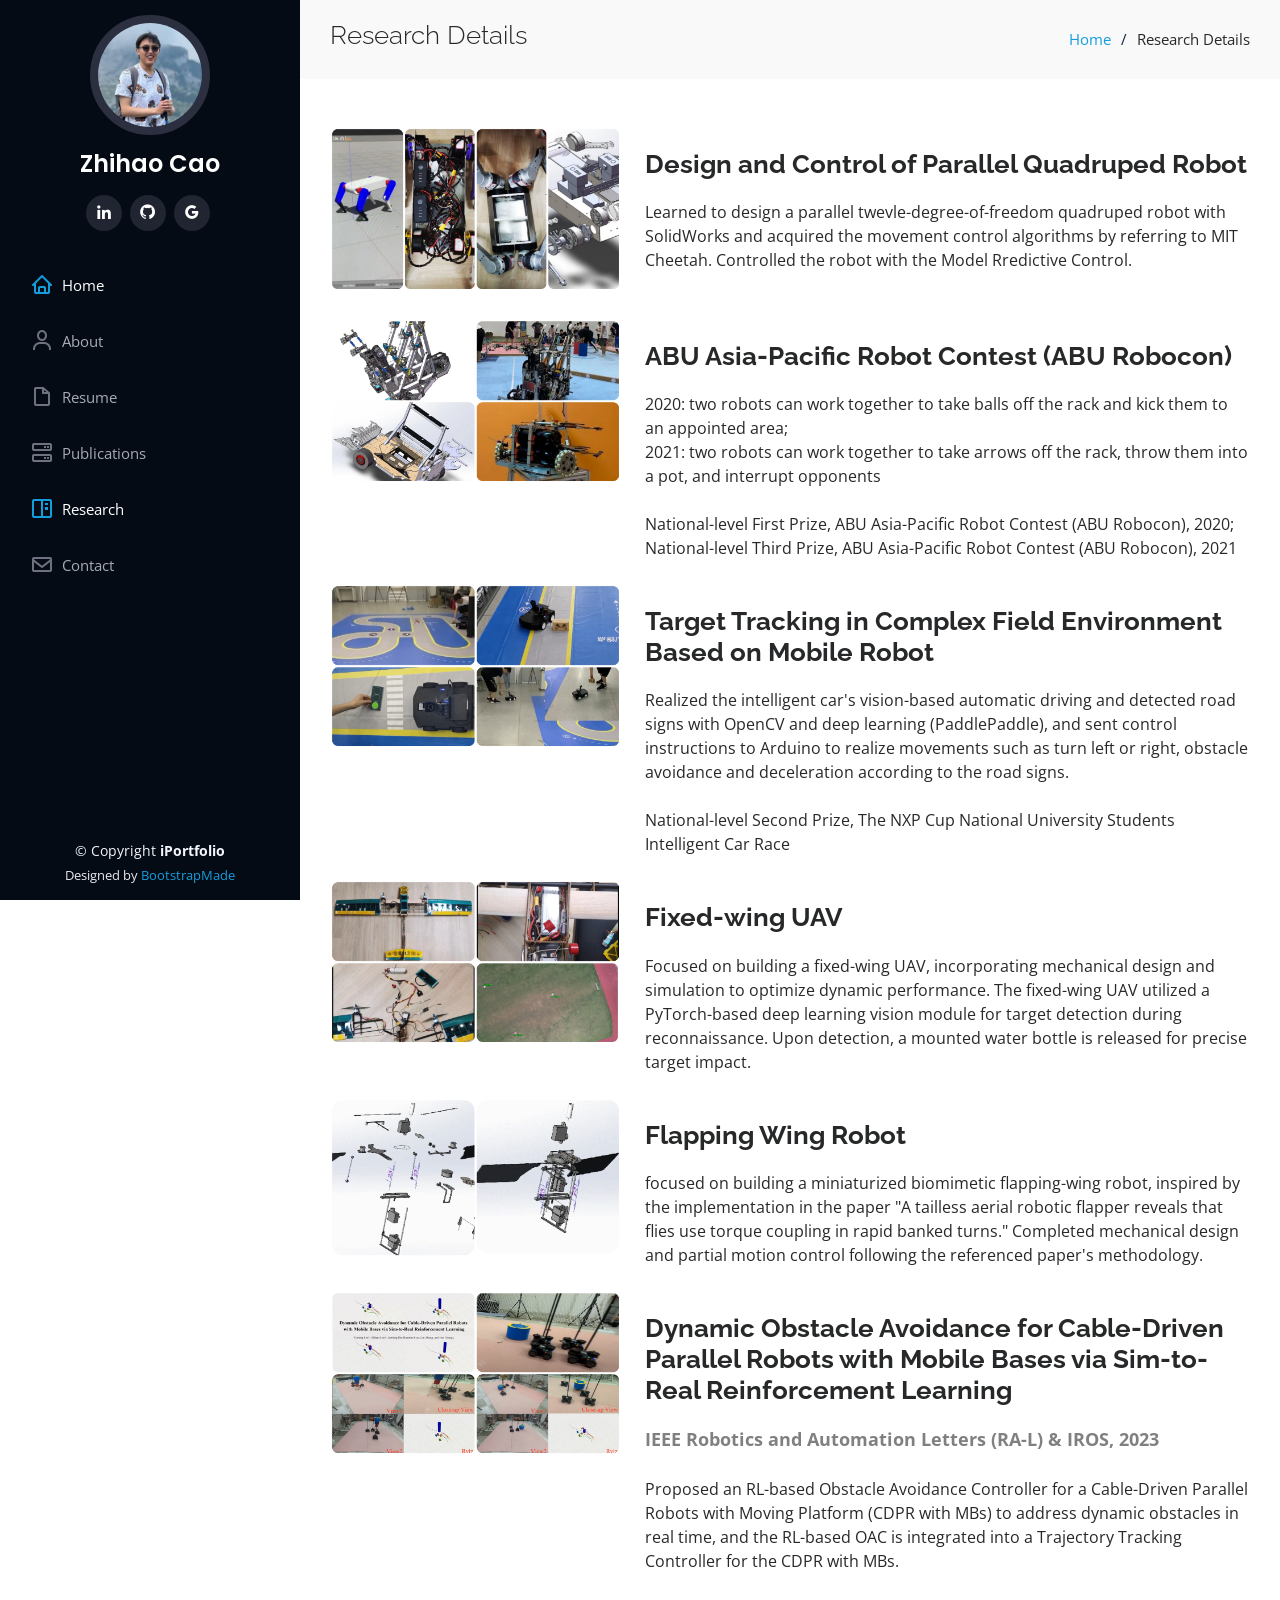
<file: research.html>
<!DOCTYPE html>
<html lang="en">

<head>
  <meta charset="utf-8">
  <meta content="width=device-width, initial-scale=1.0" name="viewport">

  <title>Zhihao Cao</title>
  <meta content="" name="description">
  <meta content="" name="keywords">

  <!-- Favicons -->
  <link href="assets/img/favicon.png" rel="icon">
  <link href="assets/img/apple-touch-icon.png" rel="apple-touch-icon">

  <!-- Google Fonts -->
  <link href="https://fonts.googleapis.com/css?family=Open+Sans:300,300i,400,400i,600,600i,700,700i|Raleway:300,300i,400,400i,500,500i,600,600i,700,700i|Poppins:300,300i,400,400i,500,500i,600,600i,700,700i" rel="stylesheet">

  <!-- Vendor CSS Files -->
  <link href="assets/vendor/aos/aos.css" rel="stylesheet">
  <link href="assets/vendor/bootstrap/css/bootstrap.min.css" rel="stylesheet">
  <link href="assets/vendor/bootstrap-icons/bootstrap-icons.css" rel="stylesheet">
  <link href="assets/vendor/boxicons/css/boxicons.min.css" rel="stylesheet">
  <link href="assets/vendor/glightbox/css/glightbox.min.css" rel="stylesheet">
  <link href="assets/vendor/swiper/swiper-bundle.min.css" rel="stylesheet">

  <!-- Template Main CSS File -->
  <link href="assets/css/style.css" rel="stylesheet">

  <!-- =======================================================
  * Template Name: iPortfolio
  * Updated: Jan 29 2024 with Bootstrap v5.3.2
  * Template URL: https://bootstrapmade.com/iportfolio-bootstrap-portfolio-websites-template/
  * Author: BootstrapMade.com
  * License: https://bootstrapmade.com/license/
  ======================================================== -->
</head>

<body>

  <!-- ======= Mobile nav toggle button ======= -->
  <i class="bi bi-list mobile-nav-toggle d-xl-none"></i>

  <!-- ======= Header ======= -->
  <header id="header">
    <div class="d-flex flex-column">

      <div class="profile">
        <img src="assets/img/profile.jpg" alt="" class="img-fluid rounded-circle">
        <h1 class="text-light"><a href="index.html">Zhihao Cao</a></h1>
        <div class="social-links mt-3 text-center">
          <a href="https://www.linkedin.com/in/zhihao-cao-980289285/" class="linkedin"><i class="bx bxl-linkedin"></i></a>
          <a href="https://github.com/WhiteFireFox" class="github"><i class="bx bxl-github"></i></a>
          <a href="https://scholar.google.com/citations?user=wr1bDPoAAAAJ&hl=en" class="google-scholar"><i class="bx bxl-google"></i></a>
        </div>
      </div>

      <nav id="navbar" class="nav-menu navbar">
        <ul>
          <li><a href="#hero" class="nav-link scrollto active"><i class="bx bx-home"></i> <span>Home</span></a></li>
          <li><a href="#about" class="nav-link scrollto"><i class="bx bx-user"></i> <span>About</span></a></li>
          <li><a href="#resume" class="nav-link scrollto"><i class="bx bx-file-blank"></i> <span>Resume</span></a></li>
          <li><a href="#publications" class="nav-link scrollto"><i class="bx bx-server"></i> <span>Publications</span></a></li>
          <li><a href="#research" class="nav-link scrollto"><i class="bx bx-book-content"></i> <span>Research</span></a></li>
          <li><a href="#contact" class="nav-link scrollto"><i class="bx bx-envelope"></i> <span>Contact</span></a></li>
        </ul>
      </nav><!-- .nav-menu -->
    </div>
  </header><!-- End Header -->

  <main id="main">

    <!-- ======= Breadcrumbs ======= -->
    <section id="breadcrumbs" class="breadcrumbs">
      <div class="container">

        <div class="d-flex justify-content-between align-items-center">
          <h2>Research Details</h2>
          <ol>
            <li><a href="index.html">Home</a></li>
            <li>Research Details</li>
          </ol>
        </div>

      </div>
    </section><!-- End Breadcrumbs -->

    <!-- ======= Portfolio Details Section ======= -->
    <section id="research" class="portfolio-details">
      <div class="container">

        <div class="row gy-4">

          <div class="col-lg-4 pt-lg-2">
            <div class="portfolio-details-slider swiper">
              <div class="swiper-wrapper align-items-center">

                <div class="swiper-slide">
                  <img src="assets/img/experience/legrobo.jpg" alt="">
                </div>

              </div>
              <div class="swiper-pagination"></div>
            </div>
          </div>

          <div class="col-lg-8 pt-4 pt-lg-0 content">
            <div class="portfolio-description">
              <h2>Design and Control of Parallel Quadruped Robot</h2>
              <p class="font-italic">
                Learned to design a parallel twevle-degree-of-freedom quadruped robot with SolidWorks and 
                    acquired the movement control algorithms by referring to MIT Cheetah. Controlled the robot with the Model Rredictive Control.
              </p>
            </div>
          </div>

        </div>

      </div>
      <div class="container">

        <div class="row gy-4">

          <div class="col-lg-4 pt-lg-2">
            <div class="portfolio-details-slider swiper">
              <div class="swiper-wrapper align-items-center">

                <div class="swiper-slide">
                  <img src="assets/img/experience/robocon.jpg" alt="">
                </div>

              </div>
              <div class="swiper-pagination"></div>
            </div>
          </div>

          <div class="col-lg-8 pt-4 pt-lg-0 content">
            <div class="portfolio-description">
              <h2>ABU Asia-Pacific Robot Contest (ABU Robocon)</h2>
              <p class="font-italic">
                2020: two robots can work together to take balls off the rack and kick them to an appointed area; <br>
                2021: two robots can work together to take arrows off the rack, throw them into a pot, and interrupt opponents<br><br>
                National-level First Prize, ABU Asia-Pacific Robot Contest (ABU Robocon), 2020;<br>
                National-level Third Prize, ABU Asia-Pacific Robot Contest (ABU Robocon), 2021
                </p>
            </div>
          </div>

        </div>

      </div>
      <div class="container">

        <div class="row gy-4">

          <div class="col-lg-4 pt-lg-2">
            <div class="portfolio-details-slider swiper">
              <div class="swiper-wrapper align-items-center">

                <div class="swiper-slide">
                  <img src="assets/img/experience/nxp.jpg" alt="">
                </div>

              </div>
              <div class="swiper-pagination"></div>
            </div>
          </div>

          <div class="col-lg-8 pt-4 pt-lg-0 content">
            <div class="portfolio-description">
              <h2>Target Tracking in Complex Field Environment Based on Mobile Robot</h2>
              <p class="font-italic">
                Realized the intelligent car's vision-based automatic driving and detected road signs with OpenCV and deep learning (PaddlePaddle), 
                    and sent control instructions to Arduino to realize movements such as turn left or right, 
                    obstacle avoidance and deceleration according to the road signs.<br><br>
                National-level Second Prize, The NXP Cup National University Students Intelligent Car Race
              </p>
            </div>
          </div>

        </div>

      </div>
      <div class="container">

        <div class="row gy-4">

          <div class="col-lg-4 pt-lg-2">
            <div class="portfolio-details-slider swiper">
              <div class="swiper-wrapper align-items-center">

                <div class="swiper-slide">
                  <img src="assets/img/experience/aircraft.jpg" alt="">
                </div>

              </div>
              <div class="swiper-pagination"></div>
            </div>
          </div>

          <div class="col-lg-8 pt-4 pt-lg-0 content">
            <div class="portfolio-description">
              <h2>Fixed-wing UAV</h2>
              <p class="font-italic">
                Focused on building a fixed-wing UAV, incorporating mechanical design and simulation to optimize dynamic performance. 
                    The fixed-wing UAV utilized a PyTorch-based deep learning vision module for target detection during reconnaissance. 
                    Upon detection, a mounted water bottle is released for precise target impact.
              </p>
            </div>
          </div>

        </div>

      </div>
      <div class="container">

        <div class="row gy-4">

          <div class="col-lg-4 pt-lg-2">
            <div class="portfolio-details-slider swiper">
              <div class="swiper-wrapper align-items-center">

                <div class="swiper-slide">
                  <img src="assets/img/experience/birdrobo.jpg" alt="">
                </div>

              </div>
              <div class="swiper-pagination"></div>
            </div>
          </div>

          <div class="col-lg-8 pt-4 pt-lg-0 content">
            <div class="portfolio-description">
              <h2>Flapping Wing Robot</h2>
              <p class="font-italic">
                focused on building a miniaturized biomimetic flapping-wing robot, 
                    inspired by the implementation in the paper "A tailless aerial robotic flapper reveals that 
                    flies use torque coupling in rapid banked turns." 
                    Completed mechanical design and partial motion control following the referenced paper's methodology.</font>
              </p>
            </div>
          </div>

        </div>

      </div>
      <div class="container">

        <div class="row gy-4">

          <div class="col-lg-4 pt-lg-2">
            <div class="portfolio-details-slider swiper">
              <div class="swiper-wrapper align-items-center">

                <div class="swiper-slide">
                  <img src="assets/img/experience/rl_mcdpr.jpg" alt="">
                </div>

              </div>
              <div class="swiper-pagination"></div>
            </div>
          </div>

          <div class="col-lg-8 pt-4 pt-lg-0 content">
            <div class="portfolio-description">
              <h2>Dynamic Obstacle Avoidance for Cable-Driven Parallel Robots with Mobile Bases via Sim-to-Real Reinforcement Learning</h2>
              <p class="font-italic">
                <strong>
                  <font size="4pt" color="grey"> IEEE Robotics and Automation Letters (RA-L) & IROS, 2023</font>
                </strong><br><br>
                Proposed an RL-based Obstacle Avoidance Controller for a Cable-Driven Parallel Robots with Moving Platform (CDPR with MBs) 
                    to address dynamic obstacles in real time, 
                    and the RL-based OAC is integrated into a Trajectory Tracking Controller for the CDPR with MBs.</font>
              </p>
            </div>
          </div>

        </div>

      </div>
    </section><!-- End Portfolio Details Section -->

  </main><!-- End #main -->

  <!-- ======= Footer ======= -->
  <footer id="footer">
    <div class="container">
      <div class="copyright">
        &copy; Copyright <strong><span>iPortfolio</span></strong>
      </div>
      <div class="credits">
        <!-- All the links in the footer should remain intact. -->
        <!-- You can delete the links only if you purchased the pro version. -->
        <!-- Licensing information: https://bootstrapmade.com/license/ -->
        <!-- Purchase the pro version with working PHP/AJAX contact form: https://bootstrapmade.com/iportfolio-bootstrap-portfolio-websites-template/ -->
        Designed by <a href="https://bootstrapmade.com/">BootstrapMade</a>
      </div>
    </div>
  </footer><!-- End  Footer -->

  <a href="#" class="back-to-top d-flex align-items-center justify-content-center"><i class="bi bi-arrow-up-short"></i></a>

  <!-- Vendor JS Files -->
  <script src="assets/vendor/purecounter/purecounter_vanilla.js"></script>
  <script src="assets/vendor/aos/aos.js"></script>
  <script src="assets/vendor/bootstrap/js/bootstrap.bundle.min.js"></script>
  <script src="assets/vendor/glightbox/js/glightbox.min.js"></script>
  <script src="assets/vendor/isotope-layout/isotope.pkgd.min.js"></script>
  <script src="assets/vendor/swiper/swiper-bundle.min.js"></script>
  <script src="assets/vendor/typed.js/typed.umd.js"></script>
  <script src="assets/vendor/waypoints/noframework.waypoints.js"></script>
  <script src="assets/vendor/php-email-form/validate.js"></script>

  <!-- Template Main JS File -->
  <script src="assets/js/main.js"></script>

</body>

</html>
</file>
<file: assets/css/style.css>
/**
* Template Name: iPortfolio
* Updated: Nov 17 2023 with Bootstrap v5.3.2
* Template URL: https://bootstrapmade.com/iportfolio-bootstrap-portfolio-websites-template/
* Author: BootstrapMade.com
* License: https://bootstrapmade.com/license/
*/

/*--------------------------------------------------------------
# General
--------------------------------------------------------------*/
body {
  font-family: "Open Sans", sans-serif;
  color: #272829;
}

a {
  color: #149ddd;
  text-decoration: none;
}

a:hover {
  color: #37b3ed;
  text-decoration: none;
}

h1,
h2,
h3,
h4,
h5,
h6 {
  font-family: "Raleway", sans-serif;
}

/*--------------------------------------------------------------
# Back to top button
--------------------------------------------------------------*/
.back-to-top {
  position: fixed;
  visibility: hidden;
  opacity: 0;
  right: 15px;
  bottom: 15px;
  z-index: 996;
  background: #149ddd;
  width: 40px;
  height: 40px;
  border-radius: 50px;
  transition: all 0.4s;
}

.back-to-top i {
  font-size: 28px;
  color: #fff;
  line-height: 0;
}

.back-to-top:hover {
  background: #2eafec;
  color: #fff;
}

.back-to-top.active {
  visibility: visible;
  opacity: 1;
}

/*--------------------------------------------------------------
# Header
--------------------------------------------------------------*/
#header {
  position: fixed;
  top: 0;
  left: 0;
  bottom: 0;
  width: 300px;
  transition: all ease-in-out 0.5s;
  z-index: 9997;
  transition: all 0.5s;
  padding: 0 15px;
  background: #040b14;
  overflow-y: auto;
}

#header .profile img {
  margin: 15px auto;
  display: block;
  width: 120px;
  border: 8px solid #2c2f3f;
}

#header .profile h1 {
  font-size: 24px;
  margin: 0;
  padding: 0;
  font-weight: 600;
  -moz-text-align-last: center;
  text-align-last: center;
  font-family: "Poppins", sans-serif;
}

#header .profile h1 a,
#header .profile h1 a:hover {
  color: #fff;
  text-decoration: none;
}

#header .profile .social-links a {
  font-size: 18px;
  display: inline-block;
  background: #212431;
  color: #fff;
  line-height: 1;
  padding: 8px 0;
  margin-right: 4px;
  border-radius: 50%;
  text-align: center;
  width: 36px;
  height: 36px;
  transition: 0.3s;
}

#header .profile .social-links a:hover {
  background: #149ddd;
  color: #fff;
  text-decoration: none;
}

#main {
  margin-left: 300px;
}

.container,
.container-fluid {
  padding-left: 30px;
  padding-right: 30px;
}

@media (max-width: 1199px) {
  #header {
    left: -300px;
  }

  #main {
    margin-left: 0;
  }

  .container,
  .container-fluid {
    padding-left: 12px;
    padding-right: 12px;
  }
}

/*--------------------------------------------------------------
# Navigation Menu
--------------------------------------------------------------*/
/* Desktop Navigation */
.nav-menu {
  padding: 30px 0 0 0;
}

.nav-menu * {
  margin: 0;
  padding: 0;
  list-style: none;
}

.nav-menu>ul>li {
  position: relative;
  white-space: nowrap;
}

.nav-menu a,
.nav-menu a:focus {
  display: flex;
  align-items: center;
  color: #a8a9b4;
  padding: 12px 15px;
  margin-bottom: 8px;
  transition: 0.3s;
  font-size: 15px;
}

.nav-menu a i,
.nav-menu a:focus i {
  font-size: 24px;
  padding-right: 8px;
  color: #6f7180;
}

.nav-menu a:hover,
.nav-menu .active,
.nav-menu .active:focus,
.nav-menu li:hover>a {
  text-decoration: none;
  color: #fff;
}

.nav-menu a:hover i,
.nav-menu .active i,
.nav-menu .active:focus i,
.nav-menu li:hover>a i {
  color: #149ddd;
}

/* Mobile Navigation */
.mobile-nav-toggle {
  position: fixed;
  right: 15px;
  top: 15px;
  z-index: 9998;
  border: 0;
  font-size: 24px;
  transition: all 0.4s;
  outline: none !important;
  background-color: #149ddd;
  color: #fff;
  width: 40px;
  height: 40px;
  display: inline-flex;
  align-items: center;
  justify-content: center;
  line-height: 0;
  border-radius: 50px;
  cursor: pointer;
}

.mobile-nav-active {
  overflow: hidden;
}

.mobile-nav-active #header {
  left: 0;
}

/*--------------------------------------------------------------
# Hero Section
--------------------------------------------------------------*/
#hero {
  width: 100%;
  height: 100vh;
  background: url("../img/hero-bg.png") top center;
  background-size: cover;
}

#hero:before {
  content: "";
  background: rgba(5, 13, 24, 0.3);
  position: absolute;
  bottom: 0;
  top: 0;
  left: 0;
  right: 0;
  z-index: 1;
}

#hero .hero-container {
  position: relative;
  z-index: 2;
  min-width: 300px;
}

#hero h1 {
  margin: 0 0 10px 0;
  font-size: 64px;
  font-weight: 700;
  line-height: 56px;
  color: #fff;
}

#hero p {
  color: #fff;
  margin-bottom: 50px;
  font-size: 26px;
  font-family: "Poppins", sans-serif;
}

#hero p span {
  color: #fff;
  padding-bottom: 4px;
  letter-spacing: 1px;
  border-bottom: 3px solid #149ddd;
}

@media (min-width: 1024px) {
  #hero {
    background-attachment: fixed;
  }
}

@media (max-width: 768px) {
  #hero h1 {
    font-size: 28px;
    line-height: 36px;
  }

  #hero h2 {
    font-size: 18px;
    line-height: 24px;
    margin-bottom: 30px;
  }
}

/*--------------------------------------------------------------
# Sections General
--------------------------------------------------------------*/
section {
  padding: 60px 0;
  overflow: hidden;
}

.section-bg {
  background: #f5f8fd;
}

.section-title {
  padding-bottom: 30px;
}

.section-title h2 {
  font-size: 32px;
  font-weight: bold;
  margin-bottom: 20px;
  padding-bottom: 20px;
  position: relative;
  color: #173b6c;
}

.section-title h2::after {
  content: "";
  position: absolute;
  display: block;
  width: 50px;
  height: 3px;
  background: #149ddd;
  bottom: 0;
  left: 0;
}

.section-title p {
  margin-bottom: 0;
}

/*--------------------------------------------------------------
# About
--------------------------------------------------------------*/
.about .content h3 {
  font-weight: 700;
  font-size: 26px;
  color: #173b6c;
}

.about .content ul {
  list-style: none;
  padding: 0;
}

.about .content ul li {
  margin-bottom: 20px;
  display: flex;
  align-items: center;
}

.about .content ul strong {
  margin-right: 10px;
}

.about .content ul i {
  font-size: 16px;
  margin-right: 5px;
  color: #149ddd;
  line-height: 0;
}

.about .content p:last-child {
  margin-bottom: 0;
}

/*--------------------------------------------------------------
# Facts
--------------------------------------------------------------*/
.facts {
  padding-bottom: 30px;
}

.facts .count-box {
  padding: 30px;
  width: 100%;
}

.facts .count-box i {
  display: block;
  font-size: 44px;
  color: #149ddd;
  float: left;
  line-height: 0;
}

.facts .count-box span {
  font-size: 48px;
  line-height: 40px;
  display: block;
  font-weight: 700;
  color: #050d18;
  margin-left: 60px;
}

.facts .count-box p {
  padding: 15px 0 0 0;
  margin: 0 0 0 60px;
  font-family: "Raleway", sans-serif;
  font-size: 14px;
  color: #122f57;
}

.facts .count-box a {
  font-weight: 600;
  display: block;
  margin-top: 20px;
  color: #122f57;
  font-size: 15px;
  font-family: "Poppins", sans-serif;
  transition: ease-in-out 0.3s;
}

.facts .count-box a:hover {
  color: #1f5297;
}

/*--------------------------------------------------------------
# Akills
--------------------------------------------------------------*/
.skills .progress {
  height: 60px;
  display: block;
  background: none;
  border-radius: 0;
}

.skills .progress .skill {
  padding: 0;
  margin: 0 0 6px 0;
  text-transform: uppercase;
  display: block;
  font-weight: 600;
  font-family: "Poppins", sans-serif;
  color: #050d18;
}

.skills .progress .skill .val {
  float: right;
  font-style: normal;
}

.skills .progress-bar-wrap {
  background: #dce8f8;
  height: 10px;
}

.skills .progress-bar {
  width: 1px;
  height: 10px;
  transition: 0.9s;
  background-color: #149ddd;
}

/*--------------------------------------------------------------
# Resume
--------------------------------------------------------------*/
.resume .resume-title {
  font-size: 26px;
  font-weight: 700;
  margin-top: 20px;
  margin-bottom: 20px;
  color: #050d18;
}

.resume .resume-item {
  padding: 0 0 20px 20px;
  margin-top: -2px;
  border-left: 2px solid #1f5297;
  position: relative;
}

.resume .resume-item h4 {
  line-height: 18px;
  font-size: 18px;
  font-weight: 600;
  text-transform: uppercase;
  font-family: "Poppins", sans-serif;
  color: #050d18;
  margin-bottom: 10px;
}

.resume .resume-item h5 {
  font-size: 16px;
  background: #e4edf9;
  padding: 5px 15px;
  display: inline-block;
  font-weight: 600;
  margin-bottom: 10px;
}

.resume .resume-item ul {
  padding-left: 20px;
}

.resume .resume-item ul li {
  padding-bottom: 10px;
}

.resume .resume-item:last-child {
  padding-bottom: 0;
}

.resume .resume-item::before {
  content: "";
  position: absolute;
  width: 16px;
  height: 16px;
  border-radius: 50px;
  left: -9px;
  top: 0;
  background: #fff;
  border: 2px solid #1f5297;
}

/*--------------------------------------------------------------
# Portfolio
--------------------------------------------------------------*/
.portfolio .portfolio-item {
  margin-bottom: 30px;
}

.portfolio #portfolio-flters {
  padding: 0;
  margin: 0 auto 35px auto;
  list-style: none;
  text-align: center;
  background: #fff;
  border-radius: 50px;
  padding: 2px 15px;
}

.portfolio #portfolio-flters li {
  cursor: pointer;
  display: inline-block;
  padding: 10px 15px 8px 15px;
  font-size: 14px;
  font-weight: 600;
  line-height: 1;
  text-transform: uppercase;
  color: #272829;
  margin-bottom: 5px;
  transition: all 0.3s ease-in-out;
}

.portfolio #portfolio-flters li:hover,
.portfolio #portfolio-flters li.filter-active {
  color: #149ddd;
}

.portfolio #portfolio-flters li:last-child {
  margin-right: 0;
}

.portfolio .portfolio-wrap {
  transition: 0.3s;
  position: relative;
  overflow: hidden;
  z-index: 1;
}

.portfolio .portfolio-wrap::before {
  content: "";
  background: rgba(255, 255, 255, 0.5);
  position: absolute;
  left: 0;
  right: 0;
  top: 0;
  bottom: 0;
  transition: all ease-in-out 0.3s;
  z-index: 2;
  opacity: 0;
}

.portfolio .portfolio-wrap .portfolio-links {
  opacity: 1;
  left: 0;
  right: 0;
  bottom: -60px;
  z-index: 3;
  position: absolute;
  transition: all ease-in-out 0.3s;
  display: flex;
  justify-content: center;
}

.portfolio .portfolio-wrap .portfolio-links a {
  color: #fff;
  font-size: 28px;
  text-align: center;
  background: rgba(20, 157, 221, 0.75);
  transition: 0.3s;
  width: 50%;
}

.portfolio .portfolio-wrap .portfolio-links a:hover {
  background: rgba(20, 157, 221, 0.95);
}

.portfolio .portfolio-wrap .portfolio-links a+a {
  border-left: 1px solid #37b3ed;
}

.portfolio .portfolio-wrap:hover::before {
  top: 0;
  left: 0;
  right: 0;
  bottom: 0;
  opacity: 1;
}

.portfolio .portfolio-wrap:hover .portfolio-links {
  opacity: 1;
  bottom: 0;
}

/*--------------------------------------------------------------
# Portfolio Details
--------------------------------------------------------------*/
.portfolio-details {
  padding-top: 40px;
}

.portfolio-details .portfolio-details-slider img {
  width: 100%;
}

.portfolio-details .portfolio-details-slider .swiper-pagination {
  margin-top: 20px;
  position: relative;
}

.portfolio-details .portfolio-details-slider .swiper-pagination .swiper-pagination-bullet {
  width: 12px;
  height: 12px;
  background-color: #fff;
  opacity: 1;
  border: 1px solid #149ddd;
}

.portfolio-details .portfolio-details-slider .swiper-pagination .swiper-pagination-bullet-active {
  background-color: #149ddd;
}

.portfolio-details .portfolio-info {
  padding: 30px;
  box-shadow: 0px 0 30px rgba(5, 13, 24, 0.08);
}

.portfolio-details .portfolio-info h3 {
  font-size: 22px;
  font-weight: 700;
  margin-bottom: 20px;
  padding-bottom: 20px;
  border-bottom: 1px solid #eee;
}

.portfolio-details .portfolio-info ul {
  list-style: none;
  padding: 0;
  font-size: 15px;
}

.portfolio-details .portfolio-info ul li+li {
  margin-top: 10px;
}

.portfolio-details .portfolio-description {
  padding-top: 30px;
}

.portfolio-details .portfolio-description h2 {
  font-size: 26px;
  font-weight: 700;
  margin-bottom: 20px;
}

.portfolio-details .portfolio-description p {
  padding: 0;
}

/*--------------------------------------------------------------
# Services
--------------------------------------------------------------*/
.services .icon-box {
  margin-bottom: 20px;
}

.services .icon {
  float: left;
  display: flex;
  align-items: center;
  justify-content: center;
  width: 54px;
  height: 54px;
  background: #149ddd;
  border-radius: 50%;
  transition: 0.5s;
  border: 1px solid #149ddd;
}

.services .icon i {
  color: #fff;
  font-size: 24px;
  line-height: 0;
}

.services .icon-box:hover .icon {
  background: #fff;
}

.services .icon-box:hover .icon i {
  color: #149ddd;
}

.services .title {
  margin-left: 80px;
  font-weight: 700;
  margin-bottom: 15px;
  font-size: 18px;
}

.services .title a {
  color: #343a40;
}

.services .title a:hover {
  color: #149ddd;
}

.services .description {
  margin-left: 80px;
  line-height: 24px;
  font-size: 14px;
}

/*--------------------------------------------------------------
# Testimonials
--------------------------------------------------------------*/
.testimonials .testimonials-carousel,
.testimonials .testimonials-slider {
  overflow: hidden;
}

.testimonials .testimonial-item {
  box-sizing: content-box;
  text-align: center;
  min-height: 320px;
}

.testimonials .testimonial-item .testimonial-img {
  width: 90px;
  border-radius: 50%;
  margin: 0 auto;
}

.testimonials .testimonial-item h3 {
  font-size: 18px;
  font-weight: bold;
  margin: 10px 0 5px 0;
  color: #111;
}

.testimonials .testimonial-item h4 {
  font-size: 14px;
  color: #999;
  margin: 0;
}

.testimonials .testimonial-item .quote-icon-left,
.testimonials .testimonial-item .quote-icon-right {
  color: #c3e8fa;
  font-size: 26px;
}

.testimonials .testimonial-item .quote-icon-left {
  display: inline-block;
  left: -5px;
  position: relative;
}

.testimonials .testimonial-item .quote-icon-right {
  display: inline-block;
  right: -5px;
  position: relative;
  top: 10px;
}

.testimonials .testimonial-item p {
  font-style: italic;
  margin: 0 15px 15px 15px;
  padding: 20px;
  background: #fff;
  position: relative;
  margin-bottom: 35px;
  border-radius: 6px;
  box-shadow: 0px 2px 15px rgba(0, 0, 0, 0.1);
}

.testimonials .testimonial-item p::after {
  content: "";
  width: 0;
  height: 0;
  border-top: 20px solid #fff;
  border-right: 20px solid transparent;
  border-left: 20px solid transparent;
  position: absolute;
  bottom: -20px;
  left: calc(50% - 20px);
}

.testimonials .swiper-pagination {
  margin-top: 20px;
  position: relative;
}

.testimonials .swiper-pagination .swiper-pagination-bullet {
  width: 12px;
  height: 12px;
  background-color: #fff;
  opacity: 1;
  border: 1px solid #149ddd;
}

.testimonials .swiper-pagination .swiper-pagination-bullet-active {
  background-color: #149ddd;
}

/*--------------------------------------------------------------
# Contact
--------------------------------------------------------------*/
.contact {
  padding-bottom: 130px;
}

.contact .info {
  padding: 30px;
  background: #fff;
  width: 100%;
  box-shadow: 0 0 24px 0 rgba(0, 0, 0, 0.12);
}

.contact .info i {
  font-size: 20px;
  color: #149ddd;
  float: left;
  width: 44px;
  height: 44px;
  background: #dff3fc;
  display: flex;
  justify-content: center;
  align-items: center;
  border-radius: 50px;
  transition: all 0.3s ease-in-out;
}

.contact .info h4 {
  padding: 0 0 0 60px;
  font-size: 22px;
  font-weight: 600;
  margin-bottom: 5px;
  color: #050d18;
}

.contact .info p {
  padding: 0 0 10px 60px;
  margin-bottom: 20px;
  font-size: 14px;
  color: #173b6c;
}

.contact .info .email p {
  padding-top: 5px;
}

.contact .info .social-links {
  padding-left: 60px;
}

.contact .info .social-links a {
  font-size: 18px;
  display: inline-block;
  background: #333;
  color: #fff;
  line-height: 1;
  padding: 8px 0;
  border-radius: 50%;
  text-align: center;
  width: 36px;
  height: 36px;
  transition: 0.3s;
  margin-right: 10px;
}

.contact .info .social-links a:hover {
  background: #149ddd;
  color: #fff;
}

.contact .info .email:hover i,
.contact .info .address:hover i,
.contact .info .phone:hover i {
  background: #149ddd;
  color: #fff;
}

.contact .php-email-form {
  width: 100%;
  padding: 30px;
  background: #fff;
  box-shadow: 0 0 24px 0 rgba(0, 0, 0, 0.12);
}

.contact .php-email-form .form-group {
  padding-bottom: 8px;
}

.contact .php-email-form .validate {
  display: none;
  color: red;
  margin: 0 0 15px 0;
  font-weight: 400;
  font-size: 13px;
}

.contact .php-email-form .error-message {
  display: none;
  color: #fff;
  background: #ed3c0d;
  text-align: left;
  padding: 15px;
  font-weight: 600;
}

.contact .php-email-form .error-message br+br {
  margin-top: 25px;
}

.contact .php-email-form .sent-message {
  display: none;
  color: #fff;
  background: #18d26e;
  text-align: center;
  padding: 15px;
  font-weight: 600;
}

.contact .php-email-form .loading {
  display: none;
  background: #fff;
  text-align: center;
  padding: 15px;
}

.contact .php-email-form .loading:before {
  content: "";
  display: inline-block;
  border-radius: 50%;
  width: 24px;
  height: 24px;
  margin: 0 10px -6px 0;
  border: 3px solid #18d26e;
  border-top-color: #eee;
  animation: animate-loading 1s linear infinite;
}

.contact .php-email-form .form-group {
  margin-bottom: 15px;
}

.contact .php-email-form label {
  padding-bottom: 8px;
}

.contact .php-email-form input,
.contact .php-email-form textarea {
  border-radius: 0;
  box-shadow: none;
  font-size: 14px;
}

.contact .php-email-form input {
  height: 44px;
}

.contact .php-email-form textarea {
  padding: 10px 15px;
}

.contact .php-email-form button[type=submit] {
  background: #149ddd;
  border: 0;
  padding: 10px 24px;
  color: #fff;
  transition: 0.4s;
  border-radius: 4px;
}

.contact .php-email-form button[type=submit]:hover {
  background: #37b3ed;
}

@keyframes animate-loading {
  0% {
    transform: rotate(0deg);
  }

  100% {
    transform: rotate(360deg);
  }
}

/*--------------------------------------------------------------
# Breadcrumbs
--------------------------------------------------------------*/
.breadcrumbs {
  padding: 20px 0;
  background: #f9f9f9;
}

.breadcrumbs h2 {
  font-size: 26px;
  font-weight: 300;
}

.breadcrumbs ol {
  display: flex;
  flex-wrap: wrap;
  list-style: none;
  padding: 0;
  margin: 0;
  font-size: 15px;
}

.breadcrumbs ol li+li {
  padding-left: 10px;
}

.breadcrumbs ol li+li::before {
  display: inline-block;
  padding-right: 10px;
  color: #0e2442;
  content: "/";
}

@media (max-width: 768px) {
  .breadcrumbs .d-flex {
    display: block !important;
  }

  .breadcrumbs ol {
    display: block;
  }

  .breadcrumbs ol li {
    display: inline-block;
  }
}

/*--------------------------------------------------------------
# Footer
--------------------------------------------------------------*/
#footer {
  padding: 15px;
  color: #f4f6fd;
  font-size: 14px;
  position: fixed;
  left: 0;
  bottom: 0;
  width: 300px;
  z-index: 9999;
  background: #040b14;
}

#footer .copyright {
  text-align: center;
}

#footer .credits {
  padding-top: 5px;
  text-align: center;
  font-size: 13px;
  color: #eaebf0;
}

@media (max-width: 1199px) {
  #footer {
    position: static;
    width: auto;
    padding-right: 20px 15px;
  }
}
</file>
